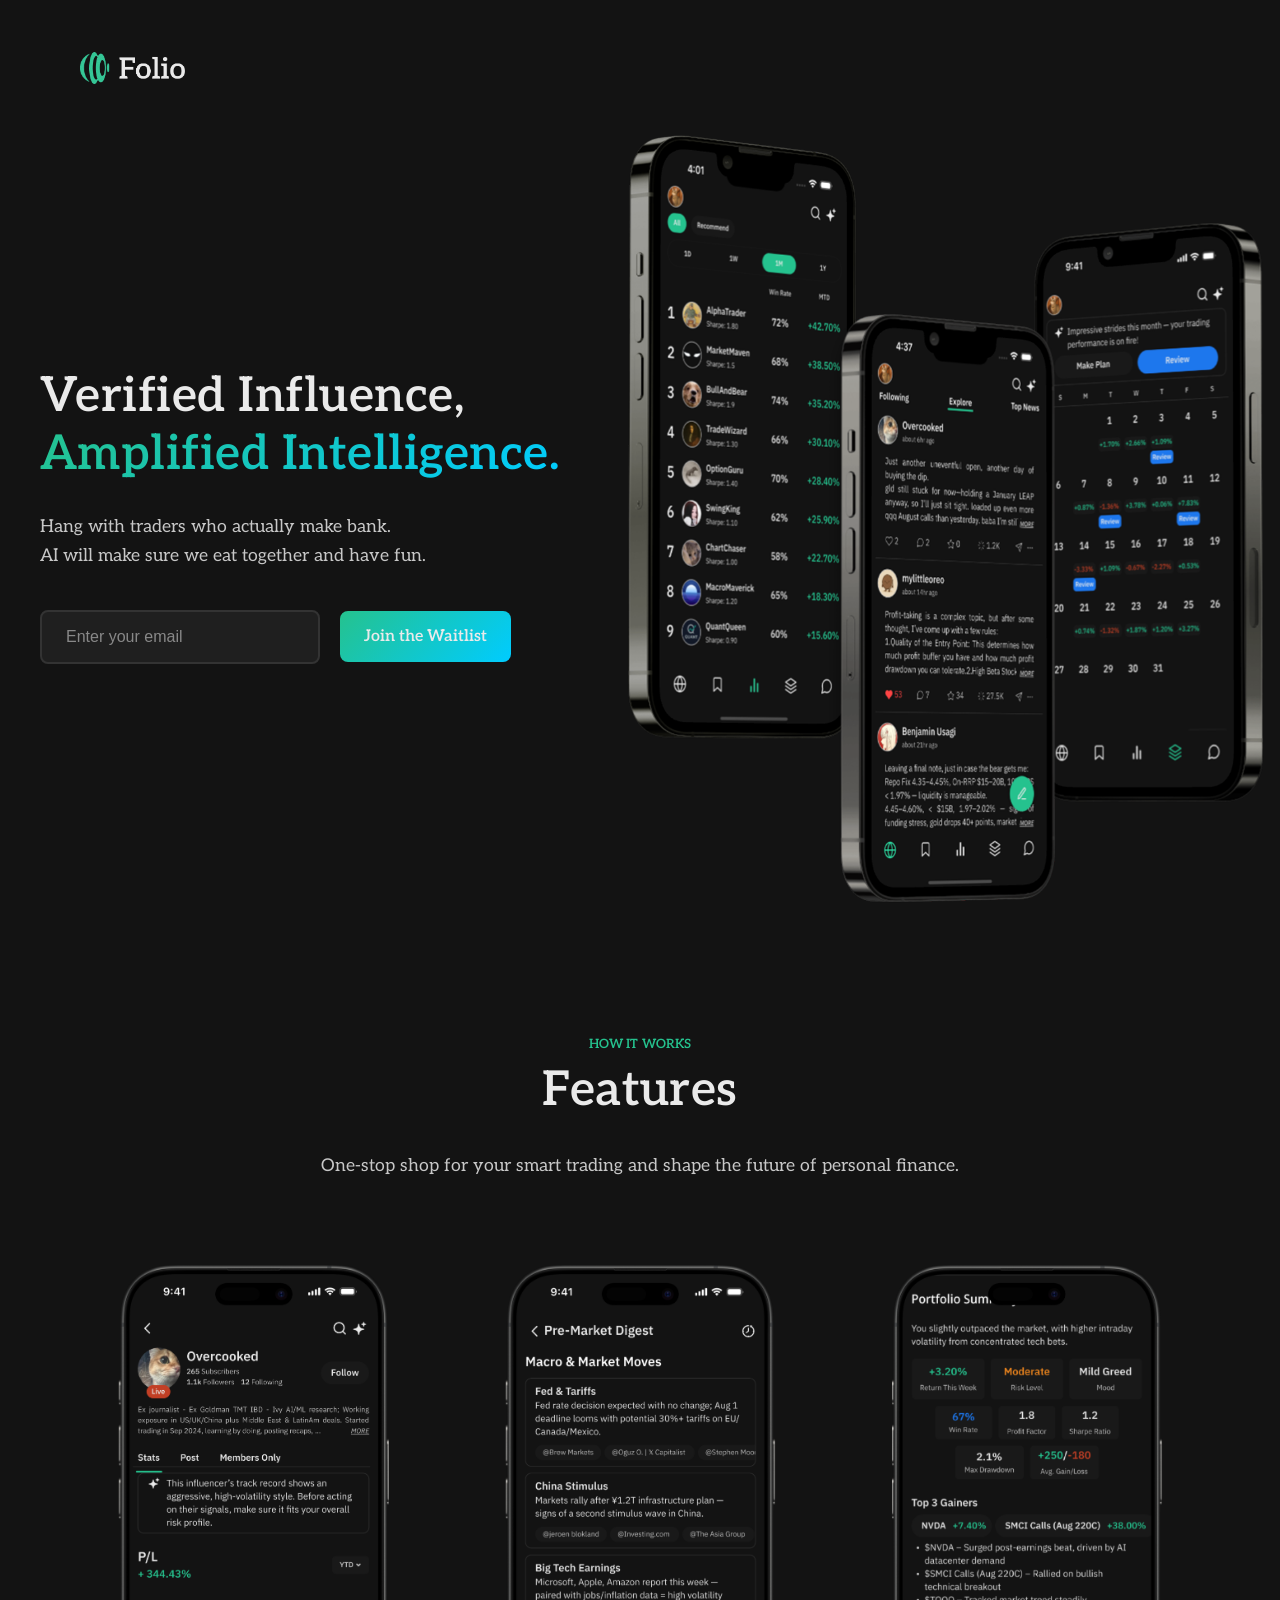
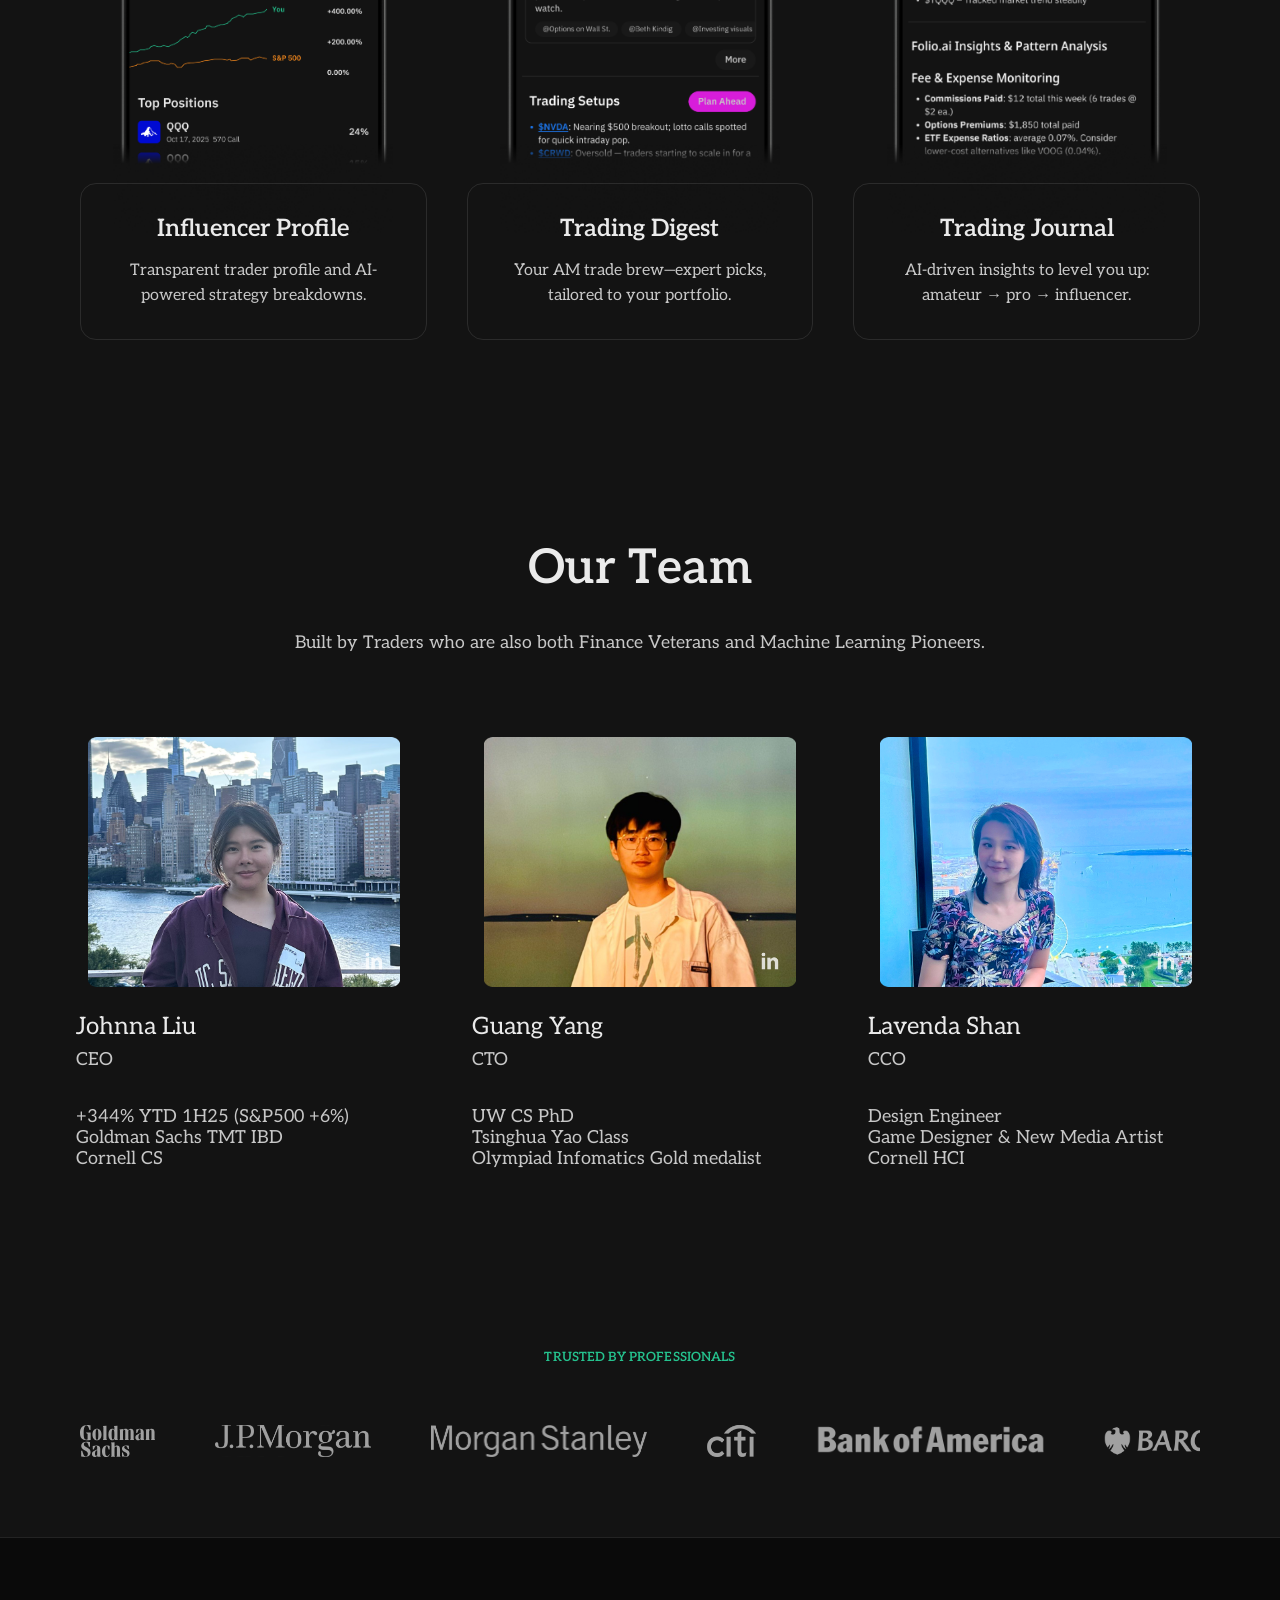
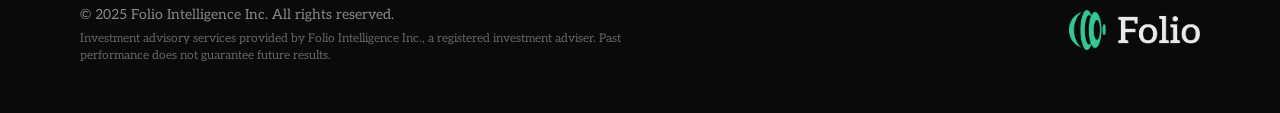
<file: about.html>
<!DOCTYPE html>
<html lang="en">

<head>
    <meta charset="UTF-8">
    <meta name="viewport" content="width=device-width, initial-scale=1.0">
    <title>Folio - Verified Influence, Amplified Intelligence</title>
    <link href="https://fonts.googleapis.com/css2?family=Aleo:wght@300;400;500;600;700&display=swap" rel="stylesheet">
    <link rel="stylesheet" href="styles.css">
</head>

<body>
    <!-- Header -->
    <header class="header">
        <nav class="nav">
            <div class="logo">
                <img src="assets/logo-3.png" alt="Folio">
            </div>
            <!-- <a href="#blog" class="blog-btn">Blog</a> -->
        </nav>
    </header>

    <!-- Hero Section -->
    <section class="hero">
        <div class="hero-content">
            <div class="hero-text">
                <h1>
                    Verified Influence,<br>
                    <span class="highlight">Amplified Intelligence.</span>
                </h1>
                <p>
                    Hang with traders who actually make bank.<br>
                    AI will make sure we eat together and have fun.
                </p>
                <div class="hero-buttons">
                    <input type="email" placeholder="Enter your email" class="email-input">
                    <a href="#demo" class="btn-primary">Join the Waitlist</a>
                </div>
            </div>
            <div class="hero-phones">
                <img src="assets/demo-img/hero-phone-img.png" alt="folio app">
            </div>
        </div>
    </section>

    <!-- How it Works Section -->
    <section class="how-it-works">
        <div class="container">
            <div class="section-header">
                <div class="section-tag">How it Works</div>
                <h2 class="section-title">Features</h2>
                <p class="section-subtitle">One-stop shop for your smart trading and shape the future of personal
                    finance.</p>
            </div>

            <div class="features-grid">
                <div class="feature-item">
                    <div class="feature-phone">
                        <img src="assets/demo-img/profile-demo.png" alt="Influencer Profile Demo">
                    </div>
                    <div class="feature-card">
                        <h3>Influencer Profile</h3>
                        <p>Transparent trader profile and AI-powered strategy breakdowns.</p>
                    </div>
                </div>
                <div class="feature-item">
                    <div class="feature-phone">
                        <img src="assets/demo-img/digest-demo.png" alt="Trading Digest Demo">
                    </div>
                    <div class="feature-card">
                        <h3>Trading Digest</h3>
                        <p>Your AM trade brew—expert picks, tailored to your portfolio.</p>
                    </div>
                </div>
                <div class="feature-item">
                    <div class="feature-phone">
                        <img src="assets/demo-img/review-demo.png" alt="Trading Journal Demo">
                    </div>
                    <div class="feature-card">
                        <h3>Trading Journal</h3>
                        <p>AI-driven insights to level you up: amateur → pro → influencer.</p>
                    </div>
                </div>
            </div>
        </div>
    </section>

    <!-- Team Section -->
    <section class="team">
        <div class="container">
            <div class="section-header">
                <h2 class="section-title">Our Team</h2>
                <p class="section-subtitle">Built by Traders who are also both Finance Veterans and Machine Learning
                    Pioneers.</p>
            </div>

            <div class="team-grid">
                <div class="team-member">
                    <div class="photo-container">
                        <img src="assets/founders/johnna-photo.png" alt="Johnna Liu" class="member-photo">
                        <a href="https://www.linkedin.com/in/johnnaliu/" target="_blank" class="linkedin-link">
                            <img src="assets/founders/linkedin-logo.png" alt="LinkedIn" class="linkedin-icon">
                        </a>
                    </div>
                    <div class="member-info">
                        <div class="member-header">
                            <h3>Johnna Liu</h3>
                            <div class="role">CEO</div>
                        </div>
                        <div class="bio">
                            +344% YTD 1H25 (S&P500 +6%)<br>
                            Goldman Sachs TMT IBD<br>
                            Cornell CS
                        </div>
                    </div>
                </div>
                <div class="team-member">
                    <div class="photo-container">
                        <img src="assets/founders/guang-photo.png" alt="Guang Yang" class="member-photo">
                        <a href="https://www.linkedin.com/in/guang-yang-8a3953269/" target="_blank" class="linkedin-link">
                            <img src="assets/founders/linkedin-logo.png" alt="LinkedIn" class="linkedin-icon">
                        </a>
                    </div>
                    <div class="member-info">
                        <div class="member-header">
                            <h3>Guang Yang</h3>
                            <div class="role">CTO</div>
                        </div>
                        <div class="bio">
                            UW CS PhD<br>
                            Tsinghua Yao Class<br>
                            Olympiad Infomatics Gold medalist
                        </div>
                    </div>
                </div>
                <div class="team-member">
                    <div class="photo-container">
                        <img src="assets/founders/lav-photo.png" alt="Lavenda Shan" class="member-photo">
                        <a href="https://www.linkedin.com/in/lavendashan/" target="_blank" class="linkedin-link">
                            <img src="assets/founders/linkedin-logo.png" alt="LinkedIn" class="linkedin-icon">
                        </a>
                    </div>
                    <div class="member-info">
                        <div class="member-header">
                            <h3>Lavenda Shan</h3>
                            <div class="role">CCO</div>
                        </div>
                        <div class="bio">
                            Design Engineer<br>
                            Game Designer & New Media Artist<br>
                            Cornell HCI
                        </div>
                    </div>
                </div>
            </div>
        </div>
    </section>

    <!-- Trusted Section -->
    <section class="trusted">
        <div class="trusted-content">
            <div class="trusted-header">
                <div class="trusted-tag">Trusted by Professionals</div>
                <!-- <p class="trusted-subtitle">Built by ex-Goldman Sachs investment bankers and talented traders.</p> -->
            </div>

            <div class="partners-scroll">
                <div class="partners-track">
                    <img src="assets/company/text-only/goldman-sachs.svg" alt="Goldman Sachs" class="partner-logo">
                    <img src="assets/company/text-only/jpm.svg" alt="JPMorgan" class="partner-logo">
                    <img src="assets/company/text-only/morgan-stanley.svg" alt="Morgan Stanley" class="partner-logo">
                    <img src="assets/company/text-only/citi.svg" alt="Citi" class="partner-logo">
                    <img src="assets/company/text-only/BofA.svg" alt="Bank of America" class="partner-logo">
                    <img src="assets/company/text-only/barclays.svg" alt="Barclays" class="partner-logo">
                    <img src="assets/company/text-only/hsbc.svg" alt="HSBC" class="partner-logo">
                    <img src="assets/company/text-only/ubs.svg" alt="UBS" class="partner-logo">
                    <img src="assets/company/text-only/db.svg" alt="Deutsche Bank" class="partner-logo">
                    <img src="assets/company/text-only/blackrock.svg" alt="BlackRock" class="partner-logo">
                    <img src="assets/company/text-only/blackstone.svg" alt="Blackstone" class="partner-logo">
                    <img src="assets/company/text-only/carlyle.svg" alt="Carlyle" class="partner-logo">
                    <img src="assets/company/text-only/Citadel_LLC_Logo.svg" alt="Citadel" class="partner-logo">
                    <!-- Duplicate for seamless scroll -->
                    <img src="assets/company/text-only/goldman-sachs.svg" alt="Goldman Sachs" class="partner-logo">
                    <img src="assets/company/text-only/jpm.svg" alt="JPMorgan" class="partner-logo">
                    <img src="assets/company/text-only/morgan-stanley.svg" alt="Morgan Stanley" class="partner-logo">
                    <img src="assets/company/text-only/citi.svg" alt="Citi" class="partner-logo">
                    <img src="assets/company/text-only/BofA.svg" alt="Bank of America" class="partner-logo">
                    <img src="assets/company/text-only/barclays.svg" alt="Barclays" class="partner-logo">
                    <img src="assets/company/text-only/hsbc.svg" alt="HSBC" class="partner-logo">
                    <img src="assets/company/text-only/ubs.svg" alt="UBS" class="partner-logo">
                    <img src="assets/company/text-only/db.svg" alt="Deutsche Bank" class="partner-logo">
                    <img src="assets/company/text-only/blackrock.svg" alt="BlackRock" class="partner-logo">
                    <img src="assets/company/text-only/blackstone.svg" alt="Blackstone" class="partner-logo">
                    <img src="assets/company/text-only/carlyle.svg" alt="Carlyle" class="partner-logo">
                    <img src="assets/company/text-only/Citadel_LLC_Logo.svg" alt="Citadel" class="partner-logo">
                </div>
            </div>
        </div>
    </section>

    <!-- Footer Section -->
    <footer class="footer">
        <div class="footer-content">
            <div class="footer-legal">
                <p>© 2025 Folio Intelligence Inc. All rights reserved.</p>
                <p class="disclaimer">Investment advisory services provided by Folio Intelligence Inc., a registered investment adviser. Past performance does not guarantee future results.</p>
            </div>
            
            <div class="footer-logo">
                <img src="assets/logo-3.png" alt="Folio">
            </div>
        </div>
    </footer>

    <script>
        // Smooth scrolling for navigation links
        document.querySelectorAll('a[href^="#"]').forEach(anchor => {
            anchor.addEventListener('click', function (e) {
                e.preventDefault();
                const target = document.querySelector(this.getAttribute('href'));
                if (target) {
                    target.scrollIntoView({
                        behavior: 'smooth',
                        block: 'start'
                    });
                }
            });
        });

        // Intersection Observer for scroll animations
        const observerOptions = {
            threshold: 0.1,
            rootMargin: '0px 0px -50px 0px'
        };

        const observer = new IntersectionObserver(function (entries) {
            entries.forEach(entry => {
                if (entry.isIntersecting) {
                    entry.target.style.opacity = '1';
                    entry.target.style.transform = 'translateY(0)';
                }
            });
        }, observerOptions);

        // Apply animations to elements
        document.querySelectorAll('.feature-card, .team-member').forEach(element => {
            element.style.opacity = '0';
            element.style.transform = 'translateY(30px)';
            element.style.transition = 'opacity 0.6s ease, transform 0.6s ease';
            observer.observe(element);
        });
    </script>
</body>

</html>
</file>
<file: styles.css>
:root {
    --text-primary: #EAEAEA;
    --text-secondary: #C7C7C7;
}

* {
    margin: 0;
    padding: 0;
    box-sizing: border-box;
}

body {
    font-family: "Aleo", Georgia, serif;
    background-color: #131313;
    color: var(--text-primary, #EAEAEA);
    font-size: 58px;
    font-style: normal;
    font-weight: 400;
    line-height: normal;
    overflow-x: hidden;
}

.container {
    max-width: 1440px;
    margin: 0 auto;
    padding: 0 20px;
}

/* Header */
.header {
    padding: 32px 0;
    position: relative;
    z-index: 100;
}

.nav {
    display: flex;
    justify-content: space-between;
    align-items: center;
    margin: 0 auto;
    padding: 20px 80px;
    transition: all 0.3s ease;
    border-radius: 12px;
}

.nav.scrolled {
    background: rgba(25, 25, 25, 0.95);
    backdrop-filter: blur(10px);
    border: 1px solid rgba(255, 255, 255, 0.1);
    margin: 0 20px;
    transform: translateY(-5px);
    box-shadow: 0 10px 30px rgba(0, 0, 0, 0.3);
}

.logo {
    display: flex;
    align-items: center;
    transition: transform 0.3s ease;
}

.logo:hover {
    transform: scale(1.05);
}

.logo img {
    height: 32px;
    width: auto;
    transition: all 0.3s ease;
    filter: brightness(1);
}

.logo:hover img {
    filter: brightness(1.2);
}

/* Hero Section */
.hero {
    padding: 80px 0 120px;
    position: relative;
}

.hero-content {
    display: grid;
    grid-template-columns: 1.5fr 1fr;
    gap: 60px;
    align-items: center;
    max-width: 1400px;
    margin: 0 auto;
    padding: 0 40px;
}

.hero-text h1 {
    font-size: 3rem;
    font-weight: 600;
    line-height: 1.2;
    margin-bottom: 30px;
    letter-spacing: 0.01em;
}

.hero-text .highlight {
    background: linear-gradient(135deg, #25c28e, #00ccff);
    -webkit-background-clip: text;
    -webkit-text-fill-color: transparent;
    background-clip: text;
}

.hero-text p {
    font-size: 1.1rem;
    color: var(--text-secondary);
    margin-bottom: 40px;
    line-height: 1.6;
}

.hero-buttons {
    display: flex;
    gap: 20px;
    align-items: center;
    flex-wrap: nowrap;
}

.email-input {
    background: rgba(255, 255, 255, 0.05);
    border: 2px solid #333;
    border-radius: 8px;
    padding: 16px 24px;
    font-size: 1rem;
    color: #eaeaea;
    width: 280px;
    transition: all 0.3s ease;
}

.email-input::placeholder {
    color: #888;
}

.email-input:focus {
    outline: none;
    border-color: #25c28e;
    box-shadow: 0 0 0 2px rgba(37, 194, 142, 0.2);
}

.btn-primary {
    background: linear-gradient(135deg, #25c28e, #00ccff);
    color: var(--text-primary);
    padding: 16px 24px;
    border: none;
    border-radius: 8px;
    font-weight: 600;
    font-size: 1rem;
    cursor: pointer;
    transition: all 0.3s ease;
    text-decoration: none;
    display: inline-block;
    text-align: center;
    position: relative;
    z-index: 9999;
}

.btn-primary:hover {
    transform: translateY(-2px);
    box-shadow: 0 0 30px rgba(37, 194, 142, 0.3);
}

/* hero image */
.hero-phones {
    display: flex;
    justify-content: center;
    align-items: center;
    width: 100%;
    height: 600px;
    position: relative;
    margin: 0 auto;
    overflow: visible;
    margin-left: -180px;
}

.hero-phones img {
    width: auto;
    height: 200px;
    object-fit: contain;
    transform: scale(4.5);
    transition: all 0.3s ease;
    transform-origin: center center;
    position: relative;
}

/* .trusted-content {
    display: flex;
    align-items: center;
    justify-content: flex-start;
    gap: 20px;
    margin-top: 30px;
}

.trusted-images {
    display: flex;
}

.trusted-image {
    width: 32px;
    height: 32px;
    border-radius: 50%;
    overflow: hidden;
    margin-left: -8px;
    border: 2px solid #131313;
}

.trusted-image:first-child {
    margin-left: 0;
}

.trusted-image img {
    width: 100%;
    height: 100%;
    object-fit: cover;
    object-position: center center;
}

.trusted-text p {
    font-size: 0.9rem;
    color: #cccccc;
    margin: 0;
    font-weight: 400;
} */

/* How it Works Section */
.how-it-works {
    padding: 100px 0;
    background: #131313;
}

.section-header {
    text-align: center;
    margin-bottom: 80px;
}

.section-tag {
    color: #25c28e;
    font-weight: 600;
    font-size: 0.8rem;
    text-transform: uppercase;
    letter-spacing: 0.01em;
    margin-bottom: 10px;
}

.section-title {
    font-size: 3rem;
    font-weight: 600;
    color: var(--text-primary);
    line-height: 1.2;
    margin-bottom: 32px;
    letter-spacing: 0.01em;
}

.section-subtitle {
    font-size: 1.1rem;
    color: var(--text-secondary);
    margin-bottom: 32px;
    line-height: 1.6;
}

.video-container {
    width: 100%;
    max-width: 1200px;
    margin: 0 auto 120px auto;
    position: relative;
    border-radius: 8px;
    overflow: hidden;
    box-shadow: 0 20px 60px rgba(0, 0, 0, 0.1);
    box-sizing: border-box;
}

.video-container video {
    width: 100%;
    max-width: 100%;
    height: auto;
    display: block;
    border-radius: 8px;
}


.features-grid {
    display: grid;
    grid-template-columns: repeat(3, 1fr);
    gap: 40px;
    max-width: 1200px;
    margin: 0 auto;
    padding: 0 40px;
}

.feature-item {
    display: flex;
    flex-direction: column;
    align-items: center;
}

.feature-card {
    border: 1px solid rgba(255, 255, 255, 0.1);
    border-radius: 16px;
    padding: 30px 30px;
    text-align: center;
    transition: all 0.3s ease;
    margin-top: -80px;
    position: relative;
    z-index: 2;
}

.feature-phone {
    width: 280px;
    margin-bottom: 30px;
    position: relative;
    border-radius: 16px;
    overflow: hidden;
}

.feature-phone img {
    width: 100%;
    height: 100%;
    object-fit: cover;
    border-radius: 16px;
}

.feature-card h3 {
    font-size: 1.5rem;
    font-weight: 600;
    margin-bottom: 15px;
    color: #eaeaea;
}

.feature-card p {
    color: #c7c7c7;
    line-height: 1.6;
    font-size: 1rem;
}

/* Team Section */
.team {
    padding: 100px 0;
}

.team-grid {
    display: grid;
    grid-template-columns: repeat(3, 1fr);
    gap: 60px;
    max-width: 1200px;
    margin: 0 auto;
    padding: 0 36px;
}

.team-member {
    text-align: center;
}

.photo-container {
    position: relative;
    display: inline-block;
    margin: 0 auto 8px;
}

.member-photo {
    width: 312px;
    height: 250px;
    border-radius: 6px;
    object-fit: cover;
    transition: all 0.3s ease;
    overflow: hidden;
}

.linkedin-link {
    position: absolute;
    bottom: 4px;
    right: 4px;
    padding: 8px;
    transition: all 0.3s ease;
    opacity: 0.8;
}

.linkedin-link:hover {
    opacity: 1;
    background: var(--main-text-secondary);
    transform: scale(1.1);
}

.linkedin-icon {
    width: 28px;
    filter: brightness(0) invert(1);
}

.member-info {
    display: flex;
    flex-direction: column;
    align-items: flex-start;
    gap: 36px;
    align-self: stretch;
}

.member-header {
    display: flex;
    flex-direction: column;
    align-items: flex-start;
    gap: 8px;
}

.member-info h3 {
    color: var(--main-text-primary, #EAEAEA);
    font-family: Aleo;
    font-size: 24px;
    font-style: normal;
    font-weight: 400;
    line-height: normal;
    margin: 0;
}

.member-info .role {
    color: var(--main-text-secondary, #C7C7C7);
    font-family: Aleo;
    font-size: 18px;
    font-style: normal;
    font-weight: 400;
    line-height: normal;
    margin: 0;
}

.member-info .bio {
    color: var(--main-text-secondary, #C7C7C7);
    font-family: Aleo;
    font-size: 18px;
    font-style: normal;
    font-weight: 400;
    line-height: normal;
    margin: 0;
    text-align: left;
}

/* Trusted Section */
.trusted {
    padding: 80px 0;
    background: #131313;
}

.trusted-content {
    max-width: 1200px;
    margin: 0 auto;
    padding: 0 40px;
}

.trusted-header {
    text-align: center;
    margin-bottom: 60px;
}

.trusted-tag {
    color: #25c28e;
    font-weight: 600;
    font-size: 0.8rem;
    text-transform: uppercase;
    letter-spacing: 0.01em;
    margin-bottom: 20px;
}

.trusted-subtitle {
    font-size: 1.1rem;
    color: var(--text-secondary);
    margin-bottom: 40px;
    line-height: 1.6;
}

.partners-scroll {
    overflow: hidden;
    width: 100%;
    position: relative;
}

.partners-track {
    display: flex;
    gap: 60px;
    animation: scroll-horizontal 30s linear infinite;
    white-space: nowrap;
}

.partner-logo {
    height: 32px;
    opacity: 0.6;
    transition: opacity 0.3s ease;
    flex-shrink: 0;
    filter: brightness(0) invert(1);
}

.partner-logo:hover {
    opacity: 1;
}

@keyframes scroll-horizontal {
    0% {
        transform: translateX(0);
    }

    100% {
        transform: translateX(-50%);
    }
}

/* Footer Section */
.footer {
    background: #0a0a0a;
    border-top: 1px solid rgba(255, 255, 255, 0.1);
    padding: 60px 0 40px;
}

.footer-content {
    max-width: 1200px;
    margin: 0 auto;
    padding: 0 40px;
    display: flex;
    justify-content: space-between;
    align-items: flex-start;
    gap: 40px;
}

.footer-logo img {
    height: 40px;
    width: auto;
}

.footer-legal {
    text-align: left;
    flex: 1;
    max-width: 600px;
}

.footer-legal p {
    color: #888;
    font-family: Aleo;
    font-size: 14px;
    margin: 8px 0;
}

.disclaimer {
    font-size: 12px !important;
    line-height: 1.4;
    opacity: 0.7;
    margin: 15px 0 0;
}

/* Mobile Responsive */
@media (max-width: 640px) {
    .nav {
        padding: 0 20px;
    }

    .hero {
        padding: 60px 0 80px;
    }

    .hero-content {
        grid-template-columns: 1fr;
        gap: 40px;
        text-align: center;
        padding: 0 20px;
        max-width: 100%;
        justify-content: center;
    }

    .hero-text h1 {
        font-size: 2.5rem;
    }

    .hero-phones {
        width: 100%;
        height: auto;
        justify-content: center;
        margin: 0 auto;
        margin-left: 0;
        overflow: hidden;
    }

    .hero-phones img {
        width: 100%;
        height: auto;
        object-fit: contain;
        transform: scale(1.1);
        position: static;
    }

    .features-grid {
        grid-template-columns: 1fr;
        padding: 0 20px;
    }

    .team-grid {
        grid-template-columns: 1fr;
        padding: 0 20px;
    }

    .trusted-content {
        padding: 0 20px;
    }

    .partners-grid {
        grid-template-columns: 1fr;
        gap: 20px;
    }

    .partner-logo {
        width: 60px;
        font-size: 0.8rem;
    }

    .section-title {
        font-size: 2rem;
    }

    .hero-buttons {
        justify-content: center;
        flex-wrap: nowrap;
    }

    .email-input {
        width: 200px;
        max-width: 200px;
    }

    .video-container {
        margin: 0 auto 60px auto;
        max-width: 95vw;
    }
}
</file>
